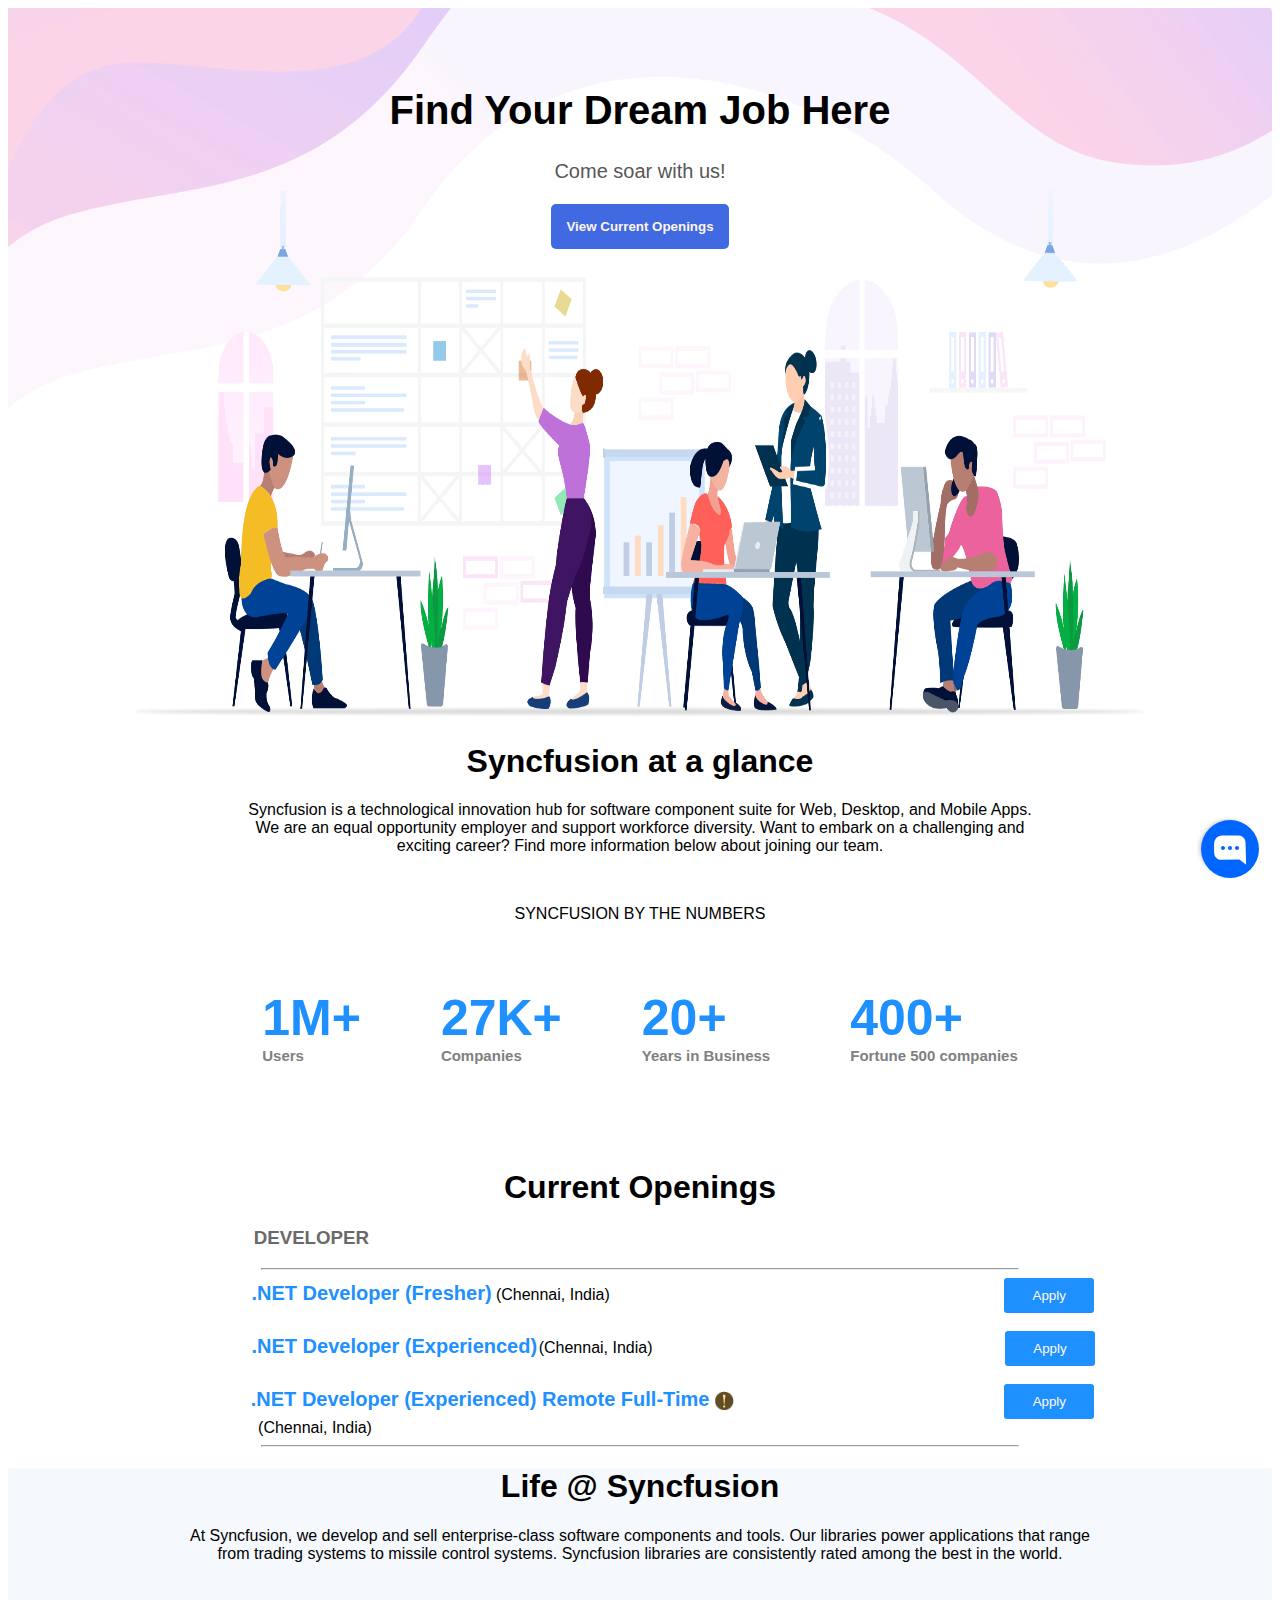
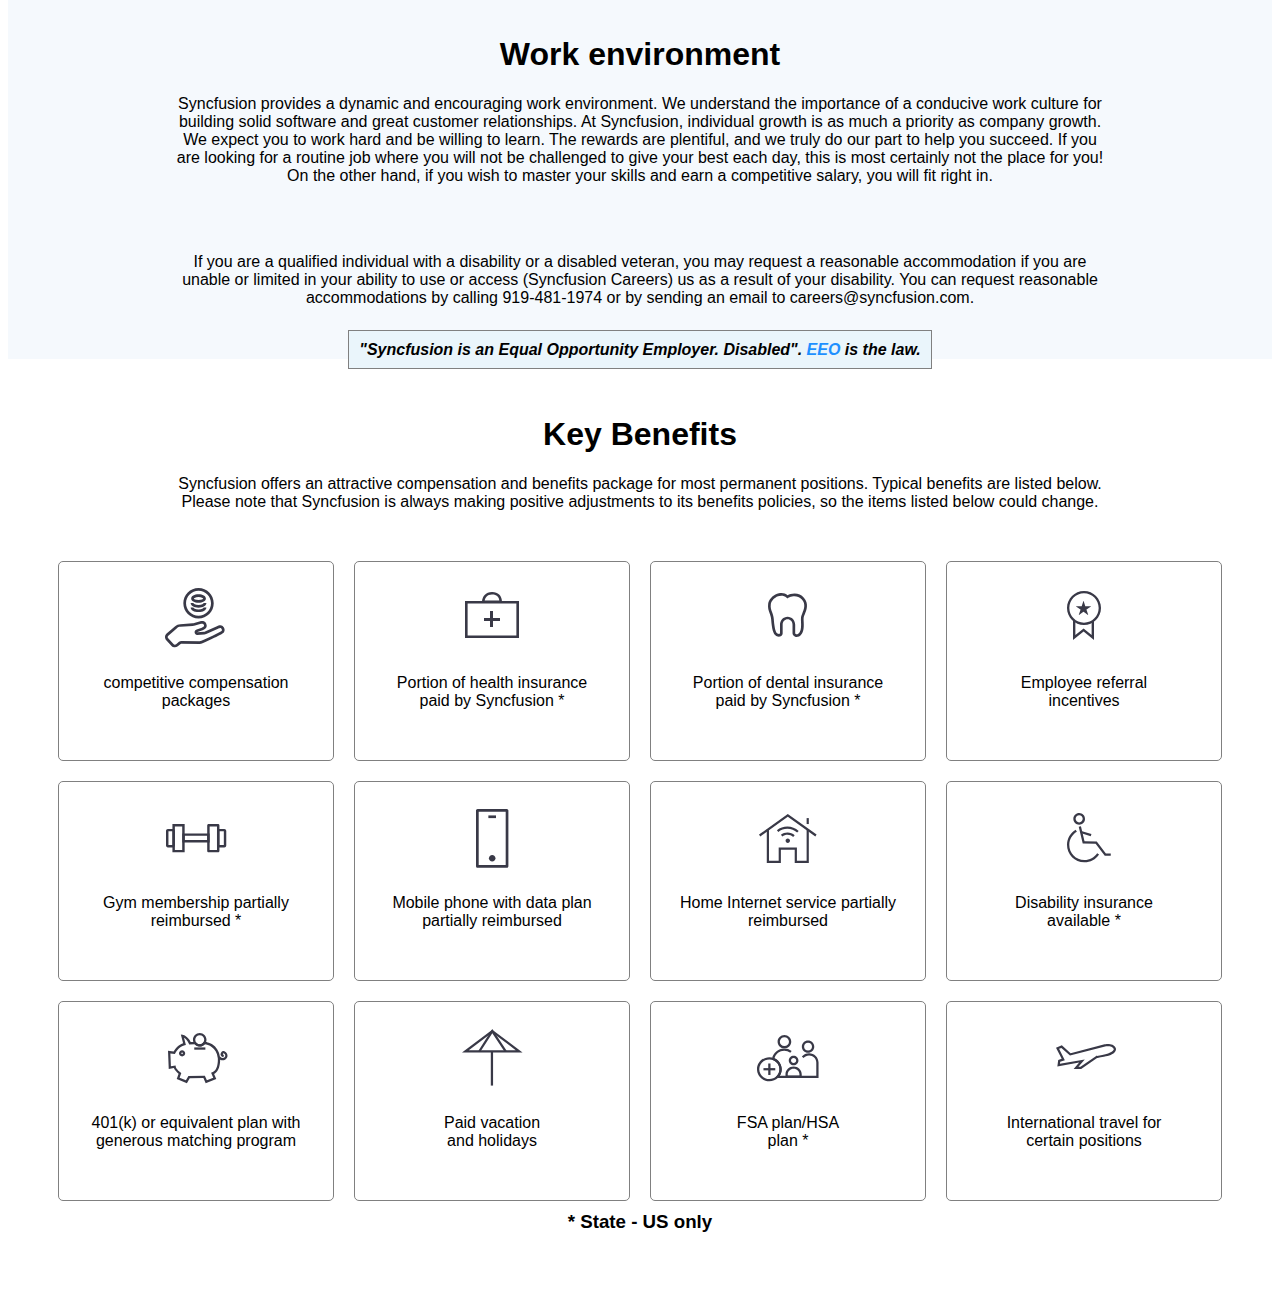
<file: MohamedThowfeek_SF3475_HTMLassignment/Assignment/index.html>
<html>
    <head>
        <title>
            Company Careers | Benefits and Oppurtunities | Syncfusion
        </title>
        <style> 
      
            #FirstSection{
                background-image: url("images/frame.png");
                background-repeat: no-repeat; 
                background-size: contain;
            }
            #secondSection{
                text-align: center;
            }
            .secondSubFirst
            {
                font-size: 50px;
                color: dodgerblue;
            }
            .secondSubSecond
            {
                font-size: 15px;
                color:gray;
            }
            
    
            #fourthSection{
                background-color: #f5f9fd;
                text-align: center;
                

            }

            * {
            box-sizing: border-box;
            }

            body {
            font-family: Arial, Helvetica, sans-serif;
            }

            .column {
            float: left;
            width: 25%;
            padding: 10px;
            }

            .row {margin:40px 40px;}


            .row:after {
            content: "";
            display: table;
            clear: both;
            }

            .card {
            border-radius: 5px;
            height: 200px;
            padding: 16px;
            text-align: center;
            border: 1px solid gray;
            
            }
        </style>
    </head>
   
    <body>
       <!-- part 1:-->
       <div  id="FirstSection" >
        <center>
            <h1 style="position: relative;top: 80px;font-size: 40px;">Find Your Dream Job Here </h1>
            <h3 style="color:rgb(88, 86, 86);position: relative;top: 80px;font-size: 20px;font-weight: lighter;" >Come soar with us!</h3>
            <h1><button style="background-color: royalblue;padding: 15;color: seashell;border: none;border-radius: 5px;position: relative;top: 80px;"><b>View Current Openings</b></button></h1>
           
            <img src="images/career-logo.png" alt="career logo" style="width: 80%;height: 60%;background-position-y: 70%; ">
                      
        </center>
        </div >

        <!-- part 2:-->
        <div>
            <center>
            <h1 id="secondSection">Syncfusion at a glance</h1>
            <p>Syncfusion is a technological innovation hub for software component suite for Web, Desktop, and Mobile Apps.<br>
                We are an equal opportunity employer and support workforce diversity. Want to embark on a challenging and<br> 
                                exciting career? Find more information below about joining our team.</p><br>

            <p>SYNCFUSION BY THE NUMBERS</p>           
            <table  cellspacing=20 cellpadding=30>
            <tr>
                <td><h1 class="secondSubFirst">1M+<br><span class="secondSubSecond">Users</span></h1></td>
                <td><h1 class="secondSubFirst"> 27K+<br> <span class="secondSubSecond">Companies</span></h1></td>
                <td><h1  class="secondSubFirst">20+<br><span class="secondSubSecond">Years in Business</span></h1></td>
                <td><h1  class="secondSubFirst">400+<br> <span class="secondSubSecond">Fortune 500 companies</span></h1></td>
            </tr>
            </table>
            </center>
            
        </div>

        <!--part 3:-->
        <div>
            <center>
                <h1>Current Openings</h1>
                <h3 style="position: relative;left: -26%;color: dimgray;">DEVELOPER</h3>
                <hr style="width: 60%;">
                <a style="color: dodgerblue;font-weight: bolder;font-size: 20;position: relative;left: -13%; text-decoration: none;" href=".NET Developer (Fresher)">.NET Developer (Fresher)</a><span style="position: relative;left: -160;">(Chennai, India) </span><button style="position: relative;left:230 ;padding: 10;border-radius: 3px;background-color: dodgerblue;border: none;color: floralwhite;width: 90;">Apply</button><br><br>
                <a style="color: dodgerblue;font-weight: bolder;font-size: 20;position: relative;left: -11.2%;text-decoration: none;"href=".NET Developer (Experienced)">.NET Developer (Experienced)</a><span style="position: relative;left: -140;">(Chennai, India) </span> <button style="position: relative;left:208 ;padding: 10;border-radius: 3px;background-color: dodgerblue;border: none;color: floralwhite;width: 90;">Apply</button><br><br>
                <a style="color: dodgerblue;font-weight: bolder;font-size: 20;position: relative;left: -8.3%;text-decoration: none;"href=".NET Developer (Experienced)">.NET Developer (Experienced) Remote Full-Time</a><img src="images/warning.png" width="20px"height="20px" style="position: relative;left: -100;bottom: -5;" title="Minimum of three years of experiance required" ><button style="position: relative;left:170 ;width:90;padding: 10;border-radius: 3px;background-color: dodgerblue;border: none;color: floralwhite;">Apply</button>
                <br><span  style="position: relative;left: -325;">(Chennai, India)</span>
                <hr style="width: 60%;">
                
            </center>
        </div>

        <!--part 4: Life @ Syncfusion-->
        <div id="fourthSection" >
            <h1>Life @ Syncfusion</h1>

            <p>At Syncfusion, we develop and sell enterprise-class software components and tools. Our libraries power applications that range<br>
                 from trading systems to missile control systems. Syncfusion libraries are consistently rated among the best in the world.</p><br><br>

            <h1>Work environment</h1>

            <p>Syncfusion provides a dynamic and encouraging work environment. We understand the importance of a conducive work culture for<br>
                building solid software and great customer relationships. At Syncfusion, individual growth is as much a priority as company growth.<br>
                 We expect you to work hard and be willing to learn. The rewards are plentiful, and we truly do our part to help you succeed. If you<br> 
                are looking for a routine job where you will not be challenged to give your best each day, this is most certainly not the place for you!<br> 
                            On the other hand, if you wish to master your skills and earn a competitive salary, you will fit right in.</p><br><br>

                <p>If you are a qualified individual with a disability or a disabled veteran, you may request a reasonable accommodation if you are<br>
                 unable or limited in your ability to use or access (Syncfusion Careers) us as a result of your disability. You can request reasonable<br>
                                    accommodations by calling 919-481-1974 or by sending an email to careers@syncfusion.com.</p><br>
                <span style="padding: 10px;border: 1px solid gray;background-color: #eaf5fb;"><b><i>"Syncfusion is an Equal Opportunity Employer. Disabled". <span style="color: dodgerblue;">EEO</span> is the law.</i></b></span>
        </div>

        <!--part 5: Key Benefits-->
        <div>
        <center>
            <br><br><h1>Key Benefits</h1>
            <p>Syncfusion offers an attractive compensation and benefits package for most permanent positions. Typical benefits are listed below.<br> 
                Please note that Syncfusion is always making positive adjustments to its benefits policies, so the items listed below could change.</p>
        </center>
        </div>

        <!--Using Cards for Box-->
        <div class="row">
            <div class="column">
              <div class="card">
                <img src="images/competitive-compensation-packages.svg">
                <p>competitive compensation<br>packages</p>                
              </div>
            </div>
          
            <div class="column">
              <div class="card">               
                <img src="images/health-insurance.svg">
                <p>Portion of health insurance<br> paid by Syncfusion *</p>
              </div>
            </div>

            <div class="column">
                <div class="card">                 
                  <img src="images/dental-care.svg">
                  <p>Portion of dental insurance <br> paid by Syncfusion *</p>
                </div>
              </div>
            
            <div class="column">
              <div class="card">
                <img src="images/referral-insentive.svg">
                <p>Employee referral <br> incentives</p>               
              </div>
            </div>
            
            <div class="column">
              <div class="card">
                <img src="images/gym.svg">
                <p>Gym membership partially  <br> reimbursed *</p>
              </div>
            </div>

            <div class="column">
                <div class="card">
                  <img src="images/mobile-phone-data-plan.svg">
                  <p>Mobile phone with data plan<br> partially reimbursed</p>
                </div>
              </div>

              <div class="column">
                <div class="card">
                  <img src="images/home-internet.svg">
                  <p>Home Internet service partially<br> reimbursed</p>
                </div>
              </div>

              <div class="column">
                <div class="card">
                  <img src="images/disability-insurance.svg">
                  <p>Disability insurance<br> available *</p>
                </div>
              </div>

              <div class="column">
                <div class="card">
                  <img src="images/401k.svg">
                  <p>401(k) or equivalent plan with <br>generous matching program</p>
                </div>
              </div>

              <div class="column">
                <div class="card">
                  <img src="images/paid-vacation.svg">
                  <p>Paid vacation <br>and holidays</p>
                </div>
              </div>

              <div class="column">
                <div class="card">
                  <img src="images/HSA-Plan.svg">
                  <p>FSA plan/HSA <br>plan *</p>
                </div>
              </div>

              <div class="column">
                <div class="card">
                  <img src="images/International-travel.svg">
                  <p>International travel for <br>certain positions</p>
                </div>
              </div>
              <center><br><h3>* State - US only</h3></center>
          </div>
          <!--Chat box-->
          <img src="images/chat_icon.svg" style="position: fixed; float: right;right: 20px;bottom: 20px;">
    </body>
</html>
</file>
